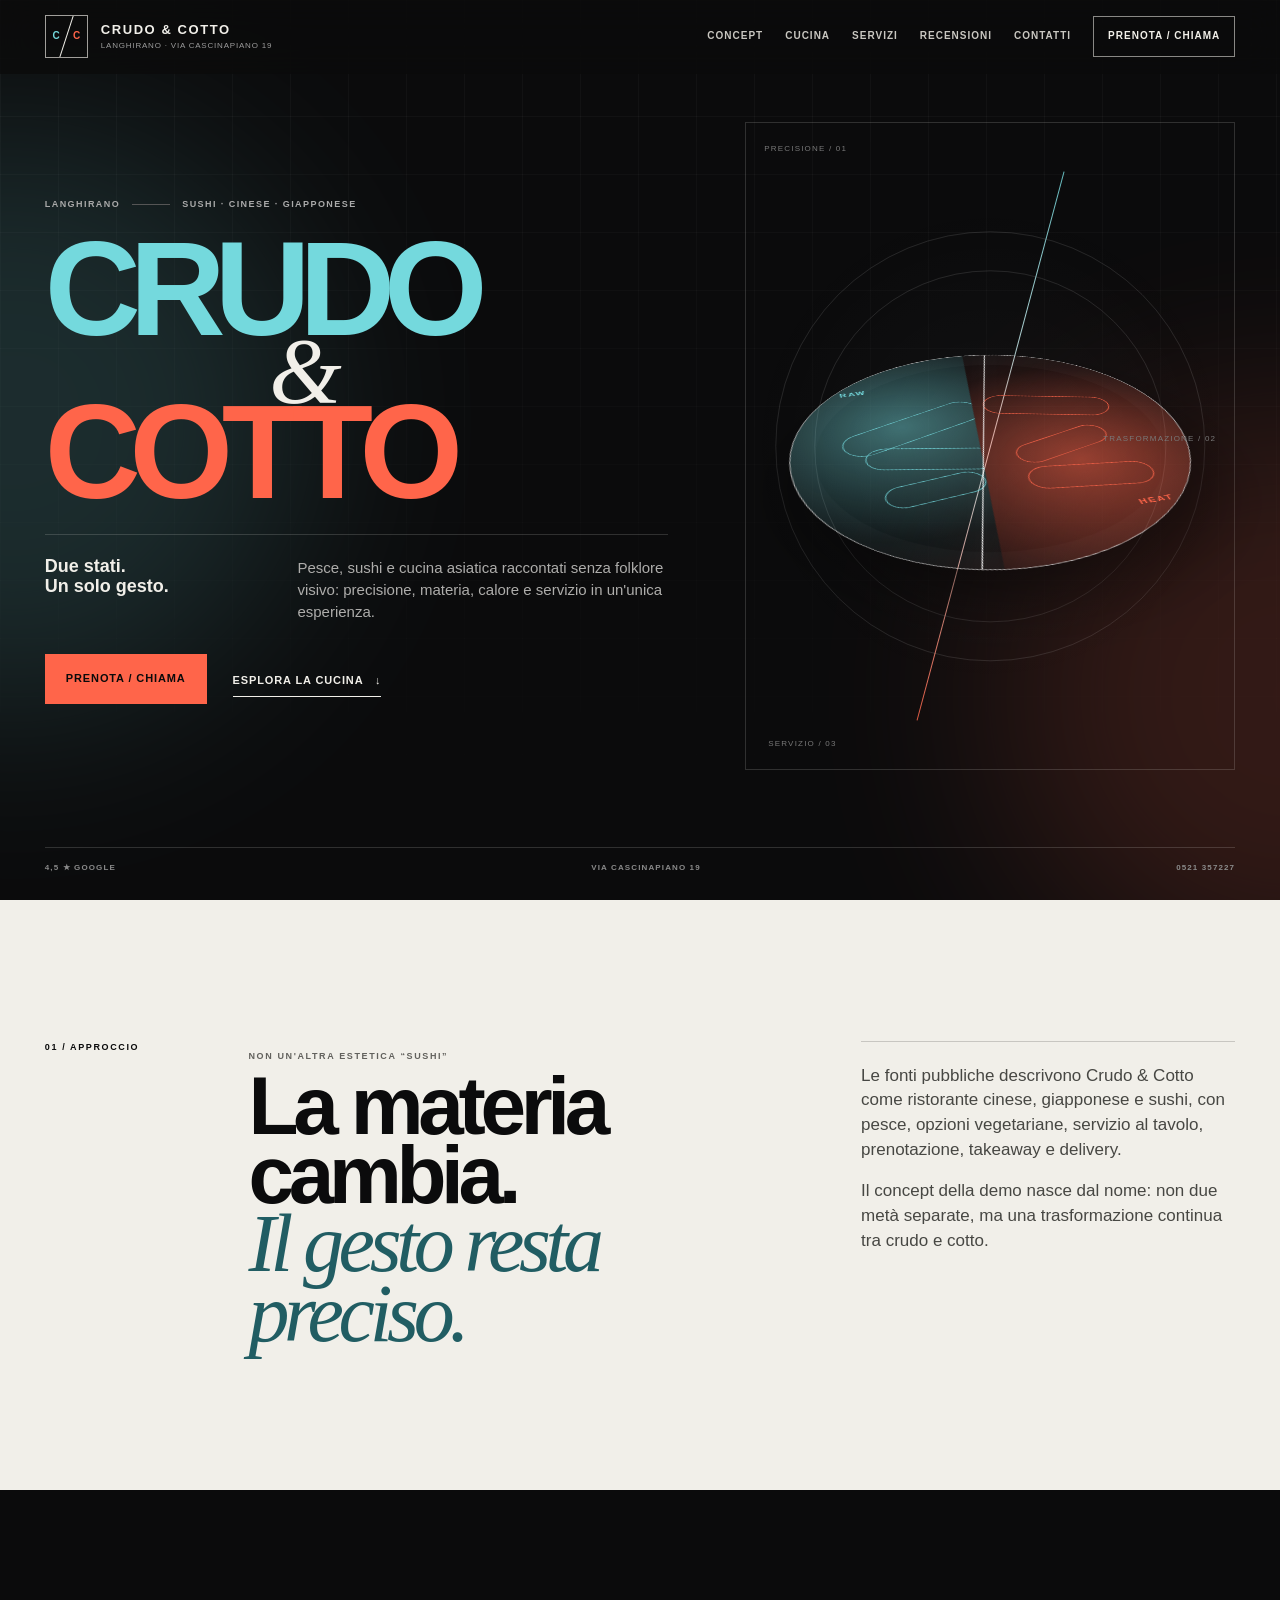
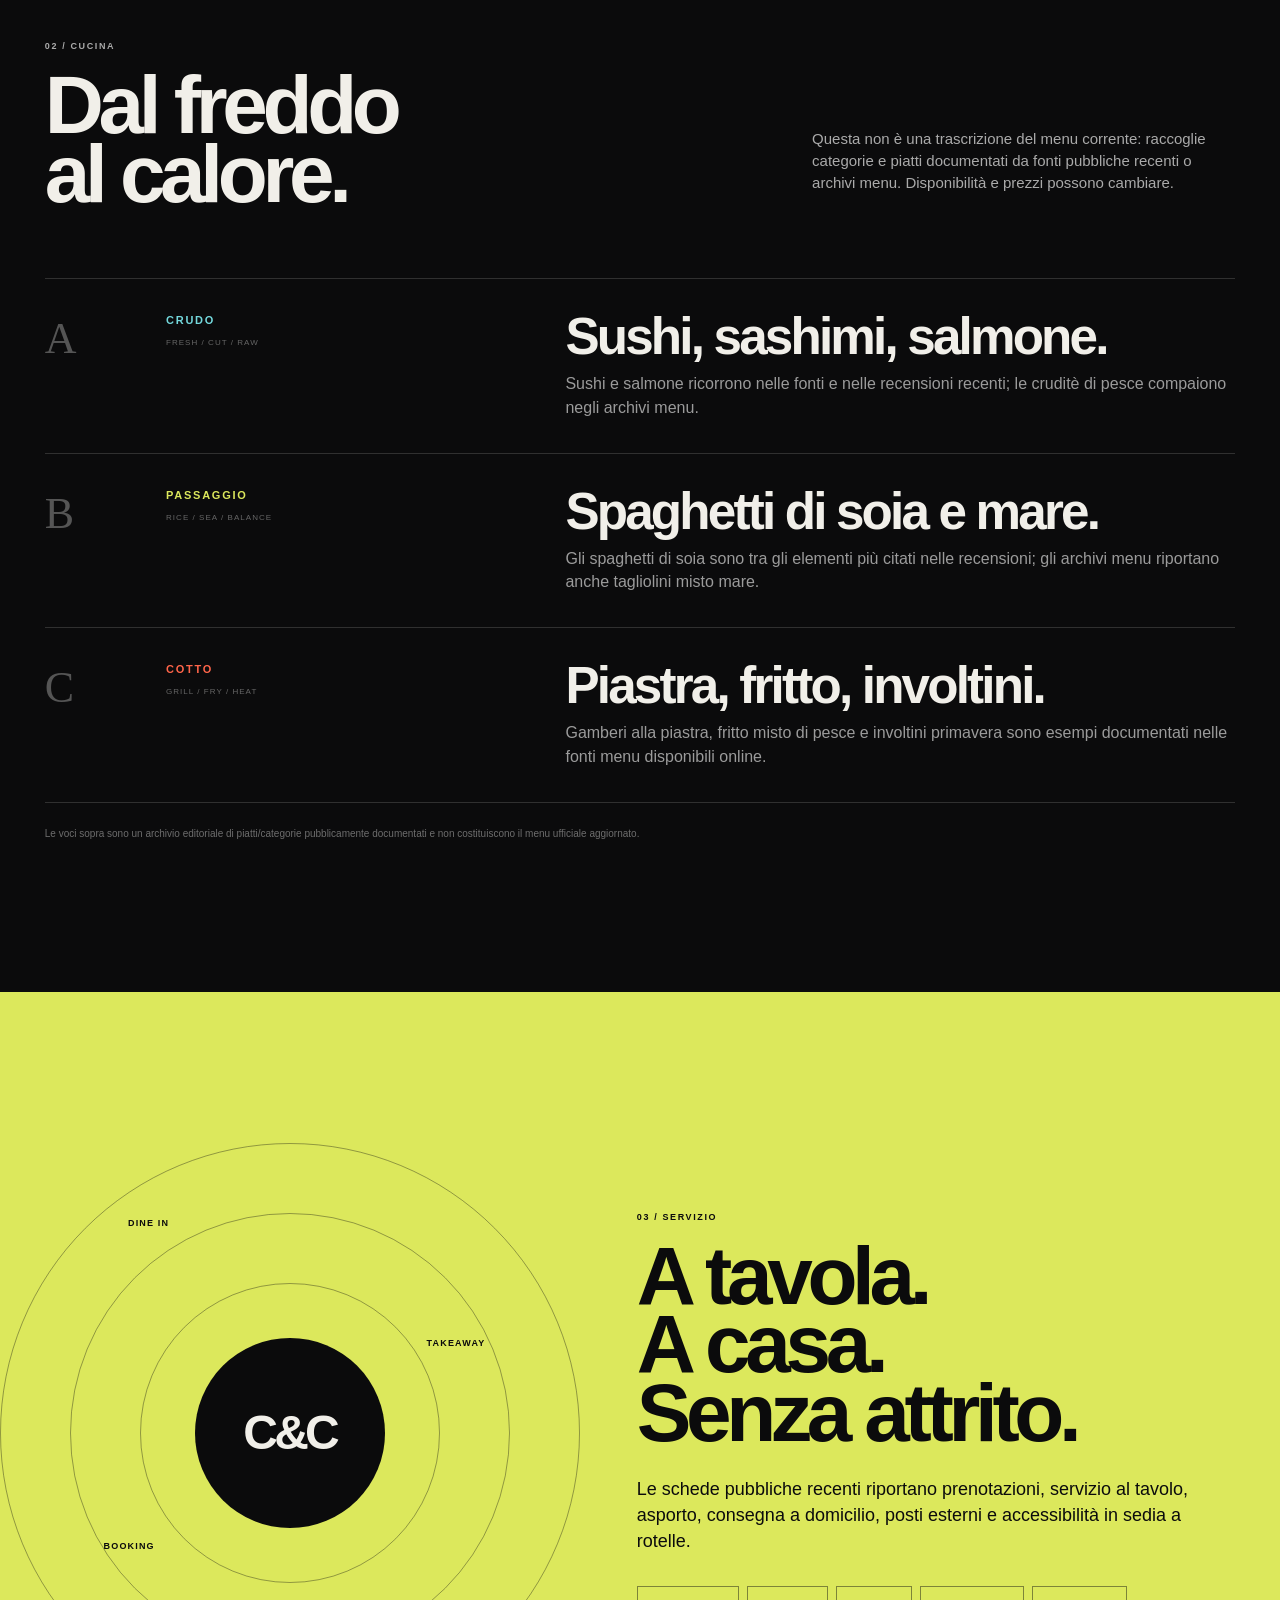
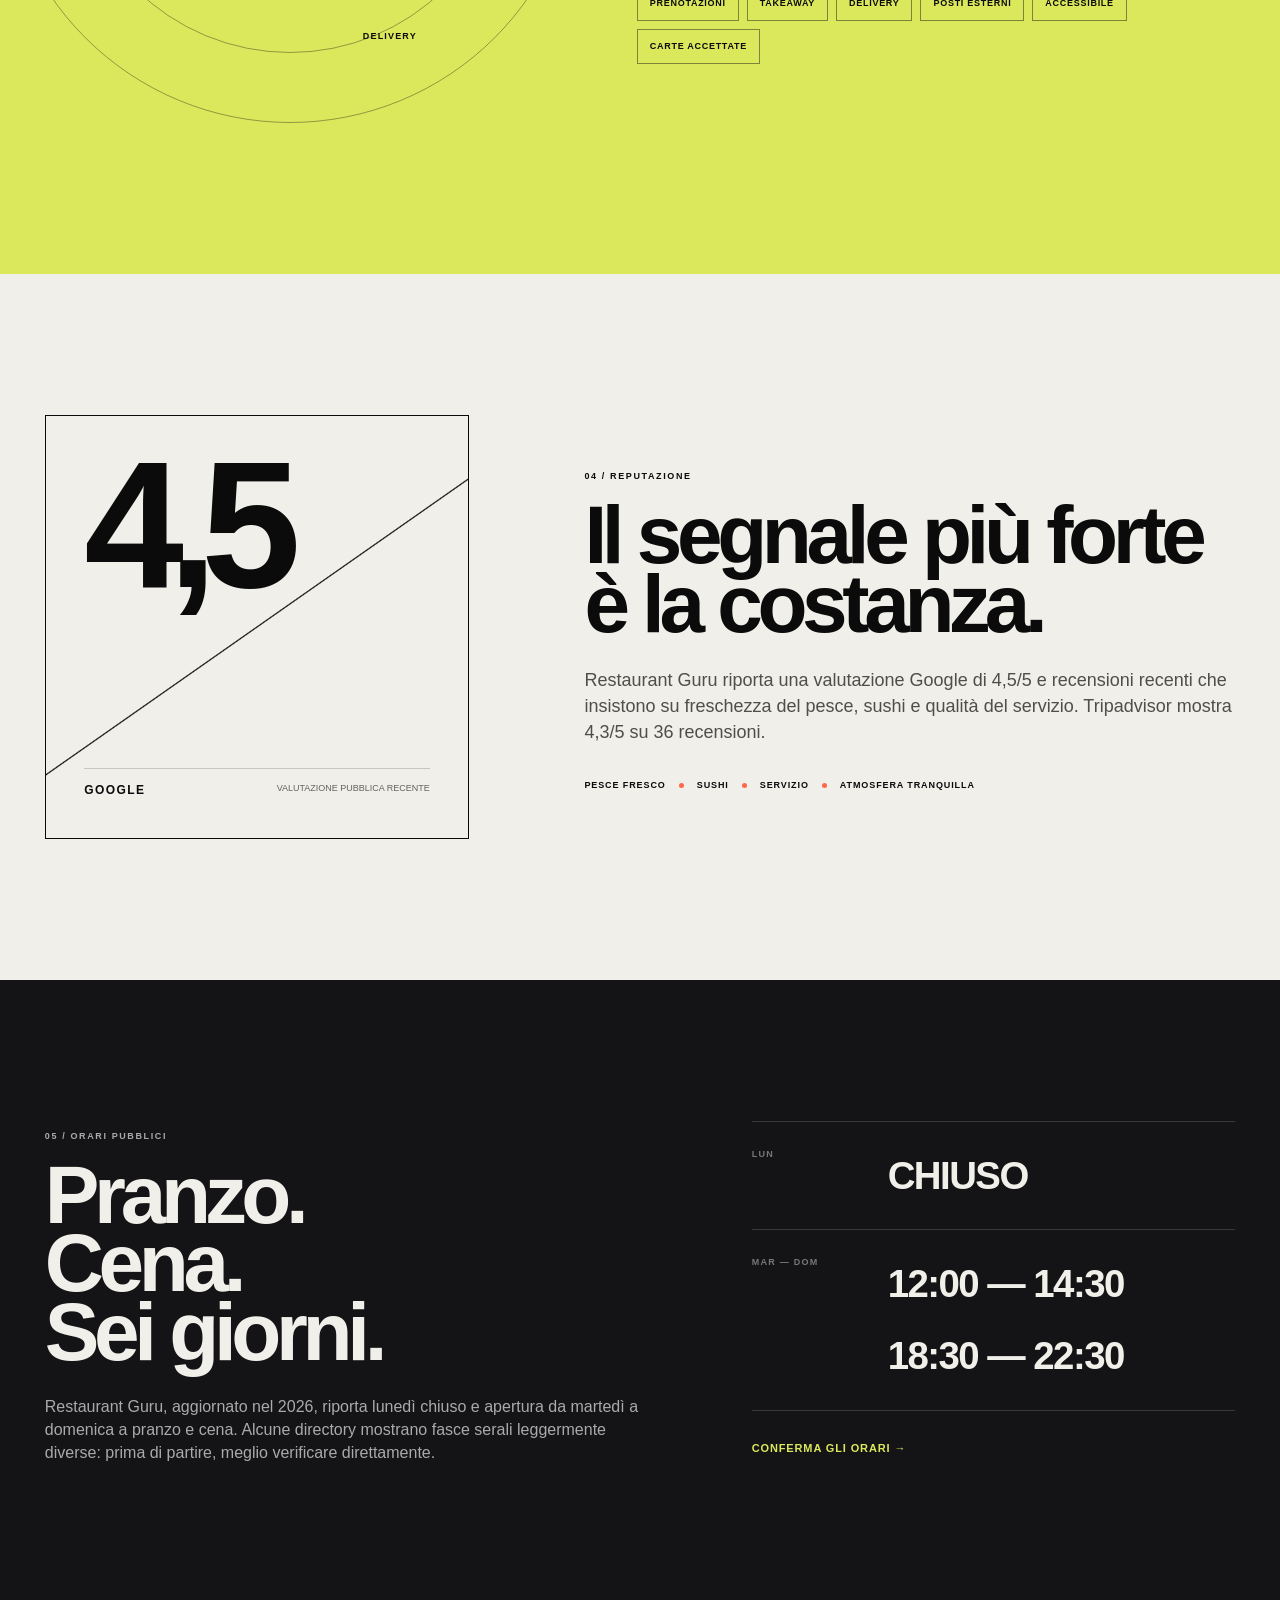
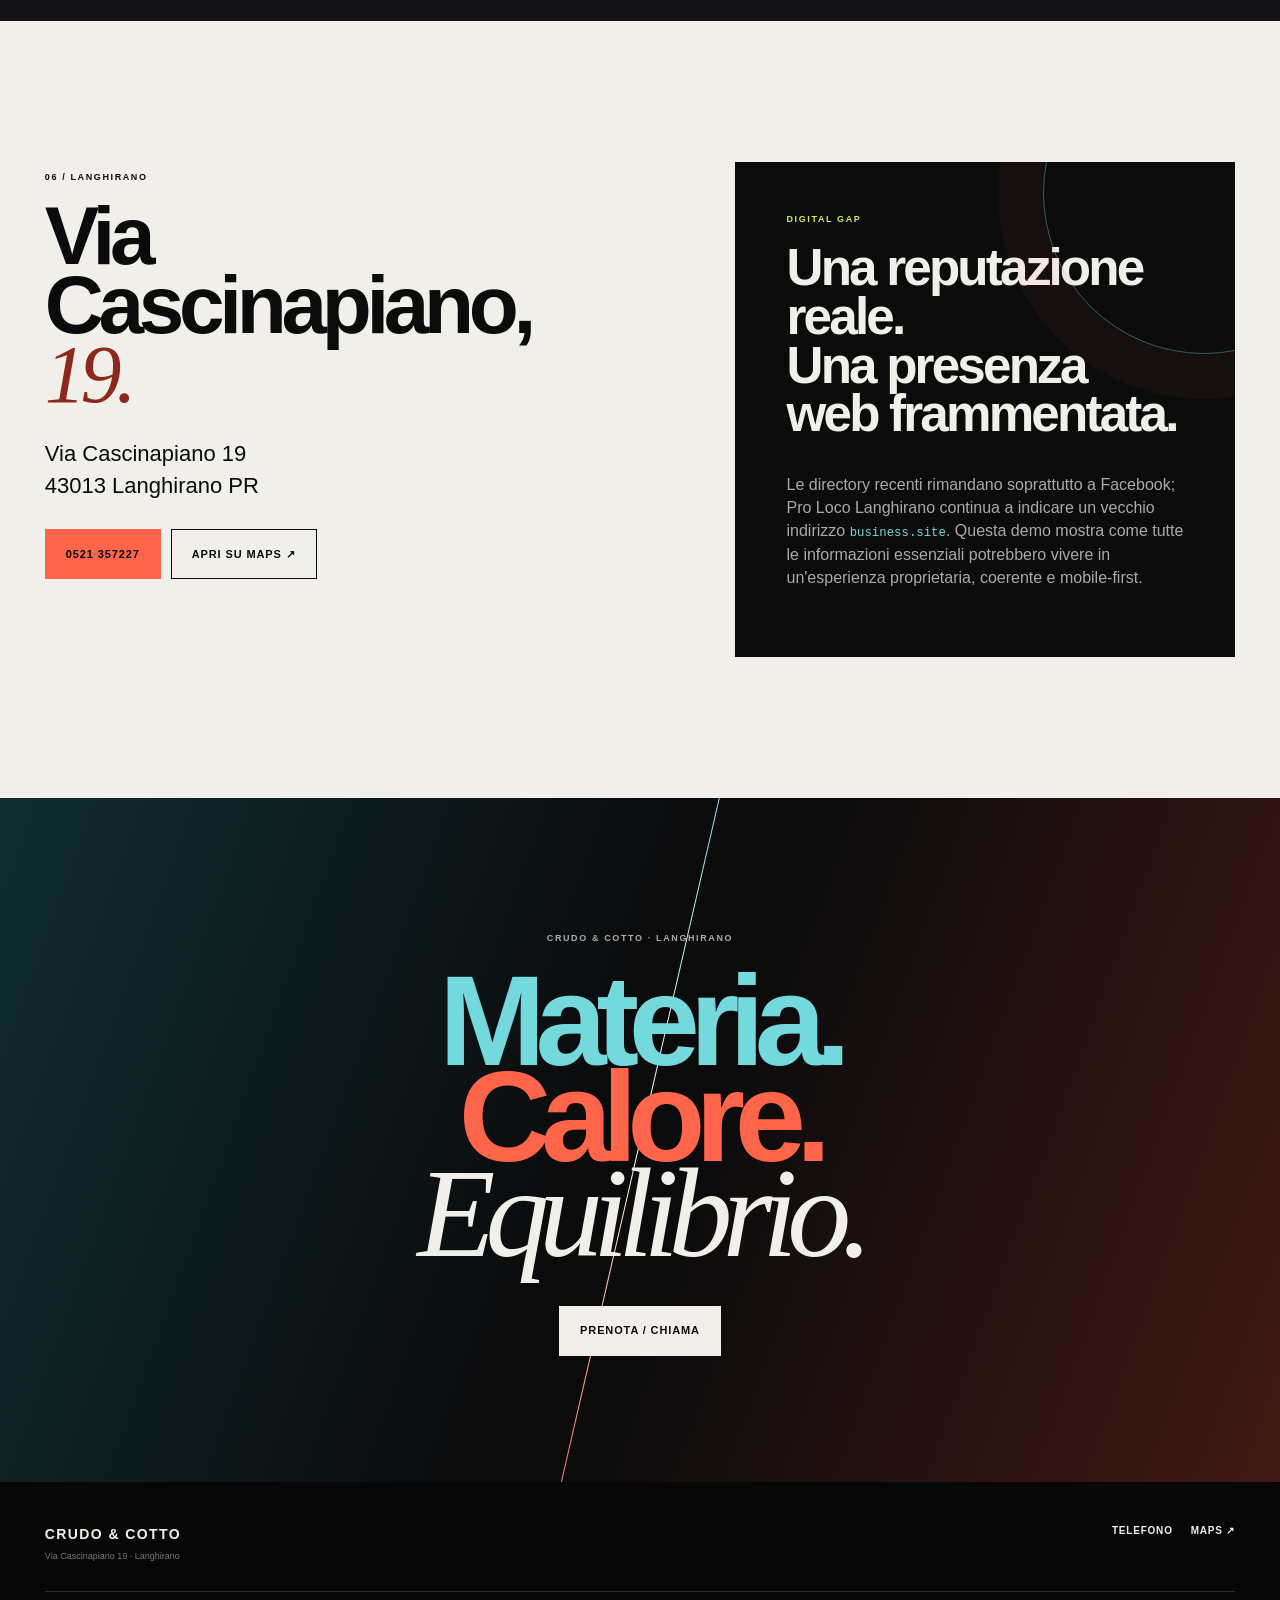
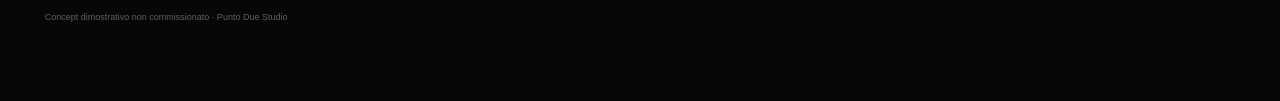
<file: index.html>
<!doctype html>
<html lang="it">
<head>
  <meta charset="utf-8">
  <meta name="viewport" content="width=device-width, initial-scale=1">
  <meta name="theme-color" content="#0b0b0c">
  <title>Crudo & Cotto — Sushi, cucina asiatica e pesce a Langhirano</title>
  <meta name="description" content="Concept demo per Ristorante Crudo & Cotto a Langhirano: sushi, cucina cinese e giapponese, pesce, cruditè, piatti alla piastra, takeaway e delivery.">
  <meta property="og:title" content="Crudo & Cotto — Langhirano">
  <meta property="og:description" content="Due stati. Un solo gesto. Concept demo per Crudo & Cotto, Langhirano.">
  <meta property="og:type" content="website">
  <meta property="og:locale" content="it_IT">
  <meta name="twitter:card" content="summary">
  <link rel="icon" href="assets/favicon.svg" type="image/svg+xml">
  <link rel="stylesheet" href="styles.css">
  <script type="application/ld+json">
  {
    "@context":"https://schema.org",
    "@type":"Restaurant",
    "name":"Ristorante Crudo & Cotto",
    "description":"Ristorante di cucina cinese, giapponese, sushi e fusion a Langhirano.",
    "telephone":"+39 0521 357227",
    "servesCuisine":["Cinese","Giapponese","Sushi","Asiatica","Fusion"],
    "priceRange":"€€-€€€",
    "address":{
      "@type":"PostalAddress",
      "streetAddress":"Via Cascinapiano 19",
      "postalCode":"43013",
      "addressLocality":"Langhirano",
      "addressRegion":"PR",
      "addressCountry":"IT"
    },
    "openingHoursSpecification":[
      {"@type":"OpeningHoursSpecification","dayOfWeek":["Tuesday","Wednesday","Thursday","Friday","Saturday","Sunday"],"opens":"12:00","closes":"14:30"},
      {"@type":"OpeningHoursSpecification","dayOfWeek":["Tuesday","Wednesday","Thursday","Friday","Saturday","Sunday"],"opens":"18:30","closes":"22:30"}
    ]
  }
  </script>
</head>
<body>
  <a class="skip-link" href="#main">Vai al contenuto</a>
  <div class="scroll-progress" aria-hidden="true"><span data-progress></span></div>

  <header class="site-header" data-header>
    <a class="brand" href="#top" aria-label="Crudo e Cotto, torna all'inizio">
      <span class="brand-mark" aria-hidden="true"><i></i><b>C</b><b>C</b></span>
      <span class="brand-copy"><strong>CRUDO &amp; COTTO</strong><small>Langhirano · Via Cascinapiano 19</small></span>
    </a>
    <button class="menu-toggle" type="button" data-menu-toggle aria-expanded="false" aria-controls="site-nav">
      <span class="sr-only">Apri menu</span><span></span><span></span>
    </button>
    <nav class="site-nav" id="site-nav" data-nav aria-label="Navigazione principale">
      <a href="#manifesto">Concept</a>
      <a href="#menu">Cucina</a>
      <a href="#servizi">Servizi</a>
      <a href="#reputazione">Recensioni</a>
      <a href="#visita">Contatti</a>
      <a class="nav-cta" href="tel:+390521357227">Prenota / Chiama</a>
    </nav>
  </header>

  <main id="main">
    <section class="hero" id="top" aria-labelledby="hero-title">
      <div class="hero-grid" aria-hidden="true"></div>
      <div class="thermal-glow thermal-glow-cold" data-cold></div>
      <div class="thermal-glow thermal-glow-hot" data-hot></div>

      <div class="hero-copy reveal">
        <p class="kicker"><span>LANGHIRANO</span><i></i><span>SUSHI · CINESE · GIAPPONESE</span></p>
        <h1 id="hero-title"><span>CRUDO</span><em>&amp;</em><span>COTTO</span></h1>
        <div class="hero-statement">
          <strong>Due stati.<br>Un solo gesto.</strong>
          <p>Pesce, sushi e cucina asiatica raccontati senza folklore visivo: precisione, materia, calore e servizio in un'unica esperienza.</p>
        </div>
        <div class="hero-actions">
          <a class="button button-hot magnetic" href="tel:+390521357227">Prenota / Chiama</a>
          <a class="text-link" href="#menu">Esplora la cucina <span>↓</span></a>
        </div>
      </div>

      <div class="thermal-stage reveal" data-stage aria-label="Interpretazione grafica del contrasto tra crudo e cotto">
        <div class="stage-axis" aria-hidden="true"></div>
        <div class="plate-orbit plate-orbit-a" aria-hidden="true"></div>
        <div class="plate-orbit plate-orbit-b" aria-hidden="true"></div>
        <div class="thermal-plate" data-plate aria-hidden="true">
          <div class="plate-cold"><span></span><span></span><span></span></div>
          <div class="plate-hot"><span></span><span></span><span></span></div>
          <div class="plate-cut"></div>
          <b class="plate-label label-cold">RAW</b>
          <b class="plate-label label-hot">HEAT</b>
        </div>
        <span class="stage-note note-a">precisione / 01</span>
        <span class="stage-note note-b">trasformazione / 02</span>
        <span class="stage-note note-c">servizio / 03</span>
      </div>

      <div class="hero-meta">
        <span>4,5 ★ Google</span>
        <span>Via Cascinapiano 19</span>
        <span>0521 357227</span>
      </div>
    </section>

    <section class="manifesto" id="manifesto" aria-labelledby="manifesto-title">
      <div class="section-code">01 / APPROCCIO</div>
      <div class="manifesto-copy reveal">
        <p class="eyebrow">NON UN'ALTRA ESTETICA “SUSHI”</p>
        <h2 id="manifesto-title">La materia cambia.<br><em>Il gesto resta preciso.</em></h2>
      </div>
      <div class="manifesto-text reveal">
        <p>Le fonti pubbliche descrivono Crudo &amp; Cotto come ristorante cinese, giapponese e sushi, con pesce, opzioni vegetariane, servizio al tavolo, prenotazione, takeaway e delivery.</p>
        <p>Il concept della demo nasce dal nome: non due metà separate, ma una trasformazione continua tra crudo e cotto.</p>
      </div>
    </section>

    <section class="menu-section" id="menu" aria-labelledby="menu-title">
      <div class="menu-head reveal">
        <div>
          <p class="section-code light">02 / CUCINA</p>
          <h2 id="menu-title">Dal freddo<br>al calore.</h2>
        </div>
        <p>Questa non è una trascrizione del menu corrente: raccoglie categorie e piatti documentati da fonti pubbliche recenti o archivi menu. Disponibilità e prezzi possono cambiare.</p>
      </div>

      <div class="state-ledger">
        <article class="state-row state-cold reveal">
          <div class="state-index">A</div>
          <div class="state-temp"><span>CRUDO</span><small>fresh / cut / raw</small></div>
          <div class="state-copy"><h3>Sushi, sashimi, salmone.</h3><p>Sushi e salmone ricorrono nelle fonti e nelle recensioni recenti; le cruditè di pesce compaiono negli archivi menu.</p></div>
        </article>
        <article class="state-row state-transition reveal">
          <div class="state-index">B</div>
          <div class="state-temp"><span>PASSAGGIO</span><small>rice / sea / balance</small></div>
          <div class="state-copy"><h3>Spaghetti di soia e mare.</h3><p>Gli spaghetti di soia sono tra gli elementi più citati nelle recensioni; gli archivi menu riportano anche tagliolini misto mare.</p></div>
        </article>
        <article class="state-row state-hot reveal">
          <div class="state-index">C</div>
          <div class="state-temp"><span>COTTO</span><small>grill / fry / heat</small></div>
          <div class="state-copy"><h3>Piastra, fritto, involtini.</h3><p>Gamberi alla piastra, fritto misto di pesce e involtini primavera sono esempi documentati nelle fonti menu disponibili online.</p></div>
        </article>
      </div>
      <p class="source-note reveal">Le voci sopra sono un archivio editoriale di piatti/categorie pubblicamente documentati e non costituiscono il menu ufficiale aggiornato.</p>
    </section>

    <section class="services" id="servizi" aria-labelledby="services-title">
      <div class="services-visual reveal" aria-hidden="true">
        <div class="service-core"><span>C&amp;C</span></div>
        <div class="service-ring ring-a"></div>
        <div class="service-ring ring-b"></div>
        <div class="service-ring ring-c"></div>
        <span class="service-label s1">DINE IN</span>
        <span class="service-label s2">TAKEAWAY</span>
        <span class="service-label s3">DELIVERY</span>
        <span class="service-label s4">BOOKING</span>
      </div>
      <div class="services-copy reveal">
        <p class="section-code">03 / SERVIZIO</p>
        <h2 id="services-title">A tavola.<br>A casa.<br>Senza attrito.</h2>
        <p>Le schede pubbliche recenti riportano prenotazioni, servizio al tavolo, asporto, consegna a domicilio, posti esterni e accessibilità in sedia a rotelle.</p>
        <div class="service-list" aria-label="Servizi pubblicamente riportati">
          <span>Prenotazioni</span><span>Takeaway</span><span>Delivery</span><span>Posti esterni</span><span>Accessibile</span><span>Carte accettate</span>
        </div>
      </div>
    </section>

    <section class="reputation" id="reputazione" aria-labelledby="reputation-title">
      <div class="rating-block reveal">
        <span class="rating-big">4,5</span>
        <div><strong>Google</strong><small>valutazione pubblica recente</small></div>
      </div>
      <div class="reputation-copy reveal">
        <p class="section-code">04 / REPUTAZIONE</p>
        <h2 id="reputation-title">Il segnale più forte<br>è la costanza.</h2>
        <p>Restaurant Guru riporta una valutazione Google di 4,5/5 e recensioni recenti che insistono su freschezza del pesce, sushi e qualità del servizio. Tripadvisor mostra 4,3/5 su 36 recensioni.</p>
        <div class="quote-strip">
          <span>pesce fresco</span><i></i><span>sushi</span><i></i><span>servizio</span><i></i><span>atmosfera tranquilla</span>
        </div>
      </div>
    </section>

    <section class="hours" aria-labelledby="hours-title">
      <div class="hours-copy reveal">
        <p class="section-code light">05 / ORARI PUBBLICI</p>
        <h2 id="hours-title">Pranzo.<br>Cena.<br>Sei giorni.</h2>
        <p>Restaurant Guru, aggiornato nel 2026, riporta lunedì chiuso e apertura da martedì a domenica a pranzo e cena. Alcune directory mostrano fasce serali leggermente diverse: prima di partire, meglio verificare direttamente.</p>
      </div>
      <div class="hours-ledger reveal">
        <div><span>LUN</span><strong>CHIUSO</strong></div>
        <div><span>MAR — DOM</span><strong>12:00 — 14:30</strong><strong>18:30 — 22:30</strong></div>
        <a href="tel:+390521357227">Conferma gli orari →</a>
      </div>
    </section>

    <section class="visit" id="visita" aria-labelledby="visit-title">
      <div class="visit-copy reveal">
        <p class="section-code">06 / LANGHIRANO</p>
        <h2 id="visit-title">Via Cascinapiano,<br><em>19.</em></h2>
        <address>Via Cascinapiano 19<br>43013 Langhirano PR</address>
        <div class="visit-actions">
          <a class="button button-hot magnetic" href="tel:+390521357227">0521 357227</a>
          <a class="button button-line" href="https://www.google.com/maps/search/?api=1&query=Ristorante+Crudo+%26+Cotto+Via+Cascinapiano+19+Langhirano" target="_blank" rel="noopener noreferrer">Apri su Maps ↗</a>
        </div>
      </div>
      <div class="visit-panel reveal">
        <span class="panel-kicker">DIGITAL GAP</span>
        <strong>Una reputazione reale.<br>Una presenza web frammentata.</strong>
        <p>Le directory recenti rimandano soprattutto a Facebook; Pro Loco Langhirano continua a indicare un vecchio indirizzo <code>business.site</code>. Questa demo mostra come tutte le informazioni essenziali potrebbero vivere in un'esperienza proprietaria, coerente e mobile-first.</p>
      </div>
    </section>

    <section class="closing" aria-labelledby="closing-title">
      <div class="closing-axis" aria-hidden="true"></div>
      <div class="closing-copy reveal">
        <p>CRUDO &amp; COTTO · LANGHIRANO</p>
        <h2 id="closing-title"><span>Materia.</span><span>Calore.</span><em>Equilibrio.</em></h2>
        <a class="button button-light" href="tel:+390521357227">Prenota / Chiama</a>
      </div>
    </section>
  </main>

  <footer class="site-footer">
    <div><strong>CRUDO &amp; COTTO</strong><span>Via Cascinapiano 19 · Langhirano</span></div>
    <div class="footer-links"><a href="tel:+390521357227">Telefono</a><a href="https://www.google.com/maps/search/?api=1&query=Ristorante+Crudo+%26+Cotto+Via+Cascinapiano+19+Langhirano" target="_blank" rel="noopener noreferrer">Maps ↗</a></div>
    <p>Concept dimostrativo non commissionato · Punto Due Studio</p>
  </footer>

  <nav class="mobile-dock" aria-label="Azioni rapide">
    <a href="tel:+390521357227">Chiama</a>
    <a href="#menu">Cucina</a>
    <a href="https://www.google.com/maps/search/?api=1&query=Ristorante+Crudo+%26+Cotto+Via+Cascinapiano+19+Langhirano" target="_blank" rel="noopener noreferrer">Maps</a>
  </nav>

  <script src="script.js" defer></script>
</body>
</html>
</file>
<file: styles.css>
:root{
  --ink:#0b0b0c;
  --ink-2:#141416;
  --paper:#f1efe9;
  --paper-2:#ddd9d0;
  --cold:#74d9dd;
  --cold-deep:#215d63;
  --hot:#ff654a;
  --hot-deep:#8c281c;
  --acid:#dce85c;
  --line:rgba(241,239,233,.16);
  --line-dark:rgba(11,11,12,.18);
  --header-h:74px;
}
*{box-sizing:border-box}
html{scroll-behavior:smooth;background:var(--ink)}
body{margin:0;background:var(--ink);color:var(--paper);font-family:Arial,Helvetica,sans-serif;line-height:1.45;overflow-x:hidden}
a{color:inherit;text-decoration:none}
button{font:inherit}
img,svg{display:block;max-width:100%}
::selection{background:var(--hot);color:#fff}
.sr-only{position:absolute!important;width:1px;height:1px;padding:0;margin:-1px;overflow:hidden;clip:rect(0,0,0,0);white-space:nowrap;border:0}
.skip-link{position:fixed;left:16px;top:-100px;z-index:5000;background:var(--paper);color:var(--ink);padding:12px 16px}.skip-link:focus{top:16px}
:focus-visible{outline:3px solid var(--acid);outline-offset:4px}
[id]{scroll-margin-top:calc(var(--header-h) + 18px)}
.scroll-progress{position:fixed;z-index:1500;left:0;right:0;top:0;height:2px;background:transparent}.scroll-progress span{display:block;width:100%;height:100%;background:linear-gradient(90deg,var(--cold),var(--hot));transform:scaleX(0);transform-origin:left}
.site-header{position:fixed;z-index:1200;inset:0 0 auto;height:var(--header-h);padding:0 clamp(16px,3.5vw,54px);display:flex;align-items:center;justify-content:space-between;background:rgba(11,11,12,.74);backdrop-filter:blur(18px);border-bottom:1px solid transparent;transition:border-color .25s,background .25s}.site-header.is-scrolled{border-color:var(--line);background:rgba(11,11,12,.94)}
.brand{display:flex;align-items:center;gap:13px;min-width:0}.brand-mark{width:43px;height:43px;border:1px solid rgba(241,239,233,.65);position:relative;display:grid;grid-template-columns:1fr 1fr;overflow:hidden}.brand-mark i{position:absolute;left:50%;top:-10%;width:1px;height:120%;background:var(--paper);transform:rotate(18deg)}.brand-mark b{font-size:10px;display:grid;place-items:center}.brand-mark b:first-of-type{color:var(--cold)}.brand-mark b:last-of-type{color:var(--hot)}.brand-copy{display:flex;flex-direction:column;line-height:1}.brand-copy strong{font-size:13px;letter-spacing:.12em}.brand-copy small{font-size:8px;color:#9d9d9d;text-transform:uppercase;letter-spacing:.1em;margin-top:6px}
.site-nav{display:flex;align-items:center;gap:22px;font-size:10px;text-transform:uppercase;letter-spacing:.1em;font-weight:800}.site-nav a:not(.nav-cta){color:#c9c7c1}.site-nav a:not(.nav-cta):hover{color:#fff}.nav-cta{border:1px solid rgba(241,239,233,.55);padding:12px 14px;transition:.2s}.nav-cta:hover{background:var(--paper);color:var(--ink)}
.menu-toggle{display:none;background:none;border:0;color:inherit;padding:10px;cursor:pointer}.menu-toggle span:not(.sr-only){display:block;width:27px;height:1px;background:var(--paper);margin:7px 0;transition:.2s}
.button{min-height:50px;padding:14px 20px;border:1px solid transparent;display:inline-flex;align-items:center;justify-content:center;font-size:11px;text-transform:uppercase;letter-spacing:.08em;font-weight:900;transition:transform .2s,background .2s,color .2s,border-color .2s}.button:hover{transform:translateY(-2px)}.button-hot{background:var(--hot);color:#0a0a0b}.button-line{border-color:rgba(241,239,233,.55)}.button-light{background:var(--paper);color:var(--ink)}
.section-code,.eyebrow{font-size:9px;letter-spacing:.18em;text-transform:uppercase;font-weight:900}.section-code.light{color:#aaa}.eyebrow{color:#62615d}.text-link{font-size:11px;text-transform:uppercase;letter-spacing:.08em;font-weight:900;border-bottom:1px solid currentColor;padding:12px 0 7px}.text-link span{display:inline-block;margin-left:8px;transition:transform .2s}.text-link:hover span{transform:translateY(3px)}
.hero{min-height:100svh;position:relative;overflow:hidden;padding:calc(var(--header-h) + 48px) clamp(16px,3.5vw,54px) 26px;display:grid;grid-template-columns:minmax(0,1.12fr) minmax(420px,.88fr);gap:clamp(34px,6vw,96px);align-items:center;background:var(--ink)}
.hero-grid{position:absolute;inset:0;background-image:linear-gradient(rgba(255,255,255,.035) 1px,transparent 1px),linear-gradient(90deg,rgba(255,255,255,.035) 1px,transparent 1px);background-size:58px 58px;mask-image:linear-gradient(to bottom,#000 0%,transparent 95%)}
.thermal-glow{position:absolute;width:46vw;height:46vw;border-radius:50%;filter:blur(100px);opacity:.16;pointer-events:none;transition:transform .25s ease-out}.thermal-glow-cold{background:var(--cold);left:-22vw;top:14vh}.thermal-glow-hot{background:var(--hot);right:-24vw;bottom:-10vh}.hero-copy,.thermal-stage,.hero-meta{position:relative;z-index:2}.kicker{display:flex;align-items:center;gap:12px;color:#aaa;font-size:9px;letter-spacing:.16em;font-weight:900}.kicker i{width:38px;height:1px;background:#555}.hero h1{margin:30px 0 0;font-size:clamp(76px,10.4vw,175px);line-height:.72;letter-spacing:-.085em;font-weight:900;text-transform:uppercase}.hero h1 span{display:block}.hero h1 span:first-child{color:var(--cold)}.hero h1 span:last-child{color:var(--hot)}.hero h1 em{display:block;font-family:Georgia,serif;font-weight:400;font-size:.7em;line-height:.72;margin-left:36%;color:var(--paper)}
.hero-statement{display:grid;grid-template-columns:minmax(150px,.6fr) 1fr;gap:30px;max-width:760px;margin-top:35px;border-top:1px solid var(--line);padding-top:22px}.hero-statement strong{font-size:18px;line-height:1.1}.hero-statement p{margin:0;color:#aeadab;font-size:15px;max-width:470px}.hero-actions{display:flex;align-items:center;gap:26px;flex-wrap:wrap;margin-top:31px}
.thermal-stage{height:min(72vh,700px);min-height:560px;border:1px solid var(--line);perspective:1100px;isolation:isolate;background:radial-gradient(circle at 50% 50%,rgba(255,255,255,.03),transparent 60%)}.stage-axis{position:absolute;left:50%;top:6%;height:88%;width:1px;background:linear-gradient(var(--cold),#fff,var(--hot));transform:rotate(15deg);opacity:.85}.thermal-plate{position:absolute;width:min(31vw,430px);aspect-ratio:1;left:50%;top:50%;transform:translate(-50%,-50%) rotateX(58deg) rotateZ(-15deg);transform-style:preserve-3d;border-radius:50%;border:1px solid rgba(255,255,255,.7);box-shadow:0 45px 80px rgba(0,0,0,.45),inset 0 0 0 24px rgba(255,255,255,.025);overflow:hidden;transition:transform .18s ease-out}.plate-cold,.plate-hot{position:absolute;inset:0;overflow:hidden}.plate-cold{clip-path:polygon(0 0,55% 0,40% 100%,0 100%);background:radial-gradient(circle at 30% 35%,rgba(116,217,221,.48),rgba(33,93,99,.12) 52%,transparent 70%)}.plate-hot{clip-path:polygon(55% 0,100% 0,100% 100%,40% 100%);background:radial-gradient(circle at 70% 62%,rgba(255,101,74,.54),rgba(140,40,28,.12) 52%,transparent 72%)}.plate-cold span,.plate-hot span{position:absolute;border-radius:999px;border:1px solid currentColor;opacity:.85}.plate-cold{color:var(--cold)}.plate-hot{color:var(--hot)}.plate-cold span:nth-child(1){width:40%;height:11%;left:13%;top:31%;transform:rotate(-20deg)}.plate-cold span:nth-child(2){width:33%;height:10%;left:18%;top:47%;transform:rotate(14deg)}.plate-cold span:nth-child(3){width:25%;height:9%;left:20%;top:61%;transform:rotate(-8deg)}.plate-hot span:nth-child(1){width:34%;height:10%;right:13%;top:29%;transform:rotate(17deg)}.plate-hot span:nth-child(2){width:26%;height:9%;right:19%;top:49%;transform:rotate(-17deg)}.plate-hot span:nth-child(3){width:31%;height:10%;right:14%;top:64%;transform:rotate(9deg)}.plate-cut{position:absolute;left:48%;top:-10%;width:1px;height:120%;background:#fff;transform:rotate(15deg);box-shadow:0 0 24px rgba(255,255,255,.35)}.plate-label{position:absolute;font-size:10px;letter-spacing:.18em}.label-cold{left:17%;top:13%;color:var(--cold)}.label-hot{right:14%;bottom:15%;color:var(--hot)}.plate-orbit{position:absolute;left:50%;top:50%;border:1px solid rgba(255,255,255,.11);border-radius:50%;transform:translate(-50%,-50%)}.plate-orbit-a{width:72%;aspect-ratio:1}.plate-orbit-b{width:88%;aspect-ratio:1}.stage-note{position:absolute;font-size:8px;text-transform:uppercase;letter-spacing:.15em;color:#787878}.note-a{left:18px;top:20px}.note-b{right:18px;top:48%}.note-c{left:22px;bottom:20px}.hero-meta{grid-column:1/-1;border-top:1px solid var(--line);padding-top:14px;display:flex;justify-content:space-between;gap:20px;font-size:8px;letter-spacing:.14em;text-transform:uppercase;color:#8a8a8a;font-weight:900}
.manifesto{background:var(--paper);color:var(--ink);padding:clamp(90px,11vw,170px) clamp(16px,3.5vw,54px);display:grid;grid-template-columns:.28fr 1.1fr .75fr;gap:clamp(28px,5vw,80px);align-items:start}.manifesto h2,.menu-head h2,.services h2,.reputation h2,.hours h2,.visit h2{font-size:clamp(52px,6.4vw,100px);line-height:.84;letter-spacing:-.065em;margin:0;font-weight:900}.manifesto h2 em{font-family:Georgia,serif;font-weight:400;color:var(--cold-deep)}.manifesto-text{font-size:17px;color:#474743;border-top:1px solid var(--line-dark);padding-top:22px}.manifesto-text p:first-child{margin-top:0}
.menu-section{padding:clamp(92px,11vw,170px) clamp(16px,3.5vw,54px);background:var(--ink)}.menu-head{display:grid;grid-template-columns:1.1fr .7fr;gap:clamp(40px,8vw,130px);align-items:end;margin-bottom:70px}.menu-head h2{color:var(--paper);margin-top:18px}.menu-head>p{color:#aaa;font-size:15px;max-width:520px}.state-ledger{border-top:1px solid var(--line)}.state-row{display:grid;grid-template-columns:70px .52fr 1fr;gap:clamp(20px,4vw,65px);padding:34px 0;border-bottom:1px solid var(--line);align-items:start;position:relative;overflow:hidden}.state-row::before{content:"";position:absolute;inset:0;opacity:0;transition:opacity .25s;pointer-events:none}.state-row:hover::before{opacity:1}.state-cold::before{background:linear-gradient(90deg,rgba(116,217,221,.08),transparent 65%)}.state-hot::before{background:linear-gradient(90deg,rgba(255,101,74,.08),transparent 65%)}.state-transition::before{background:linear-gradient(90deg,rgba(220,232,92,.06),transparent 65%)}.state-index{font:400 44px Georgia,serif;color:#555}.state-temp{display:flex;flex-direction:column}.state-temp span{font-size:11px;font-weight:900;letter-spacing:.16em}.state-cold .state-temp span{color:var(--cold)}.state-hot .state-temp span{color:var(--hot)}.state-transition .state-temp span{color:var(--acid)}.state-temp small{margin-top:8px;color:#666;font-size:8px;text-transform:uppercase;letter-spacing:.13em}.state-copy h3{font-size:clamp(30px,4vw,58px);letter-spacing:-.055em;line-height:.94;margin:0 0 11px}.state-copy p{margin:0;color:#9b9b9b;max-width:680px}.source-note{color:#6d6d6d;font-size:10px;max-width:850px;margin-top:24px}
.services{background:var(--acid);color:var(--ink);padding:clamp(90px,11vw,160px) clamp(16px,3.5vw,54px);display:grid;grid-template-columns:.9fr 1.1fr;gap:clamp(45px,8vw,130px);align-items:center;overflow:hidden}.services-visual{min-height:600px;position:relative;display:grid;place-items:center}.service-core{width:190px;aspect-ratio:1;border-radius:50%;background:var(--ink);color:var(--paper);display:grid;place-items:center;z-index:2}.service-core span{font-size:48px;font-weight:900;letter-spacing:-.08em}.service-ring{position:absolute;border:1px solid rgba(11,11,12,.36);border-radius:50%}.ring-a{width:300px;aspect-ratio:1}.ring-b{width:440px;aspect-ratio:1}.ring-c{width:580px;aspect-ratio:1}.service-label{position:absolute;font-size:9px;font-weight:900;letter-spacing:.13em}.s1{top:14%;left:17%}.s2{right:10%;top:34%}.s3{bottom:15%;right:24%}.s4{left:12%;bottom:30%}.services h2{margin:18px 0 28px}.services-copy>p:not(.section-code){font-size:18px;max-width:650px}.service-list{display:flex;flex-wrap:wrap;gap:8px;margin-top:32px}.service-list span{border:1px solid rgba(11,11,12,.45);padding:10px 12px;font-size:9px;text-transform:uppercase;font-weight:900;letter-spacing:.08em}
.reputation{background:var(--paper);color:var(--ink);padding:clamp(90px,11vw,160px) clamp(16px,3.5vw,54px);display:grid;grid-template-columns:.75fr 1.15fr;gap:clamp(45px,9vw,150px);align-items:center}.rating-block{border:1px solid var(--ink);aspect-ratio:1;max-width:520px;width:100%;display:flex;flex-direction:column;justify-content:space-between;padding:clamp(24px,3vw,46px);background:linear-gradient(145deg,transparent 49.8%,var(--ink) 50%,transparent 50.2%)}.rating-big{font-size:clamp(110px,14vw,210px);line-height:.8;font-weight:900;letter-spacing:-.09em}.rating-block div{display:flex;justify-content:space-between;gap:18px;border-top:1px solid var(--line-dark);padding-top:13px}.rating-block strong{font-size:12px;text-transform:uppercase;letter-spacing:.12em}.rating-block small{font-size:9px;color:#64645f;text-transform:uppercase}.reputation h2{margin:18px 0 28px}.reputation-copy>p:not(.section-code){font-size:18px;max-width:700px;color:#4e4e4a}.quote-strip{margin-top:34px;display:flex;flex-wrap:wrap;align-items:center;gap:13px;font-size:9px;text-transform:uppercase;letter-spacing:.1em;font-weight:900}.quote-strip i{width:5px;height:5px;background:var(--hot);border-radius:50%}
.hours{padding:clamp(90px,11vw,160px) clamp(16px,3.5vw,54px);display:grid;grid-template-columns:1fr .8fr;gap:clamp(44px,8vw,125px);background:var(--ink-2)}.hours h2{margin:18px 0 28px}.hours-copy>p:not(.section-code){color:#aaa;max-width:650px;font-size:16px}.hours-ledger{border-top:1px solid var(--line)}.hours-ledger div{padding:26px 0;border-bottom:1px solid var(--line);display:grid;grid-template-columns:120px 1fr;gap:16px}.hours-ledger span{font-size:9px;letter-spacing:.14em;font-weight:900;color:#777}.hours-ledger strong{font-size:clamp(22px,3vw,42px);letter-spacing:-.04em}.hours-ledger strong+strong{grid-column:2}.hours-ledger a{display:inline-flex;align-items:center;min-height:44px;margin-top:16px;color:var(--acid);font-size:11px;text-transform:uppercase;letter-spacing:.08em;font-weight:900}
.visit{background:var(--paper);color:var(--ink);padding:clamp(90px,11vw,160px) clamp(16px,3.5vw,54px);display:grid;grid-template-columns:1fr .85fr;gap:clamp(45px,8vw,120px)}.visit h2{margin:18px 0 25px}.visit h2 em{font-family:Georgia,serif;font-weight:400;color:var(--hot-deep)}.visit address{font-style:normal;font-size:22px;margin:28px 0}.visit-actions{display:flex;gap:10px;flex-wrap:wrap}.visit .button-line{border-color:var(--ink)}.visit-panel{background:var(--ink);color:var(--paper);padding:clamp(28px,4vw,54px);min-height:420px;display:flex;flex-direction:column;justify-content:flex-end;position:relative;overflow:hidden}.visit-panel::before{content:"";position:absolute;width:320px;height:320px;border-radius:50%;border:1px solid rgba(116,217,221,.4);right:-130px;top:-130px;box-shadow:0 0 0 45px rgba(255,101,74,.05)}.panel-kicker{font-size:9px;letter-spacing:.18em;color:var(--acid);font-weight:900}.visit-panel strong{font-size:clamp(30px,4vw,56px);line-height:.95;letter-spacing:-.055em;margin:18px 0}.visit-panel p{color:#aaa;max-width:610px}.visit-panel code{color:var(--cold);font-size:.95em}
.closing{min-height:76vh;display:grid;place-items:center;position:relative;overflow:hidden;background:linear-gradient(110deg,#102d31 0%,var(--ink) 46%,var(--ink) 54%,#421914 100%);padding:90px 16px}.closing-axis{position:absolute;top:-10%;bottom:-10%;left:50%;width:1px;background:linear-gradient(var(--cold),#fff,var(--hot));transform:rotate(13deg)}.closing-copy{text-align:center;position:relative;z-index:2}.closing-copy>p{font-size:9px;letter-spacing:.18em;color:#aaa;font-weight:900}.closing h2{font-size:clamp(74px,10vw,160px);line-height:.75;letter-spacing:-.08em;margin:28px 0 45px}.closing h2 span,.closing h2 em{display:block}.closing h2 span:first-child{color:var(--cold)}.closing h2 span:nth-child(2){color:var(--hot)}.closing h2 em{font-family:Georgia,serif;font-weight:400;color:var(--paper)}
.site-footer{padding:42px clamp(16px,3.5vw,54px) 78px;background:#070708;display:grid;grid-template-columns:1fr auto;gap:28px}.site-footer>div:first-child{display:flex;flex-direction:column}.site-footer strong{font-size:14px;letter-spacing:.1em}.site-footer span{color:#777;font-size:9px;margin-top:6px}.footer-links{display:flex;gap:18px;font-size:10px;text-transform:uppercase;letter-spacing:.08em;font-weight:900}.site-footer>p{grid-column:1/-1;border-top:1px solid var(--line);padding-top:19px;margin:0;color:#5f5f5f;font-size:9px}.mobile-dock{display:none}
.reveal{opacity:1;transform:none}.motion-ready .reveal{opacity:0;transform:translateY(24px);transition:opacity .72s ease,transform .72s cubic-bezier(.2,.7,.2,1)}.motion-ready .reveal.is-visible{opacity:1;transform:none}
@media (max-width:1100px){.hero{grid-template-columns:1fr;min-height:auto;padding-top:calc(var(--header-h) + 72px)}.thermal-stage{max-width:800px;width:100%;height:610px;margin-inline:auto}.thermal-plate{width:min(55vw,430px)}.manifesto{grid-template-columns:.24fr 1fr}.manifesto-text{grid-column:2}.services,.reputation,.hours,.visit{grid-template-columns:1fr}.services-visual{min-height:540px}.rating-block{max-width:620px;aspect-ratio:1.2}.visit-panel{min-height:360px}}
@media (max-width:900px){:root{--header-h:68px}.site-nav{position:fixed;inset:var(--header-h) 0 auto;background:#0b0b0cf5;border-bottom:1px solid var(--line);display:grid;gap:0;padding:16px;transform:translateY(-135%);opacity:0;pointer-events:none;transition:.25s}.site-nav.is-open{transform:none;opacity:1;pointer-events:auto}.site-nav a{padding:15px 4px;border-bottom:1px solid var(--line)}.nav-cta{text-align:center;margin-top:9px}.menu-toggle{display:block}.menu-head{grid-template-columns:1fr}.menu-head>p{margin:0}.state-row{grid-template-columns:55px .48fr 1fr}.brand-copy small{display:none}}
@media (max-width:680px){body{padding-bottom:66px}.site-header{padding-inline:14px}.brand-mark{width:38px;height:38px}.hero{padding-inline:14px;padding-bottom:22px}.hero h1{font-size:clamp(62px,21vw,92px);margin-top:25px}.hero h1 em{margin-left:28%}.kicker{flex-wrap:wrap}.kicker i{width:24px}.hero-statement{grid-template-columns:1fr;gap:14px}.hero-statement strong{font-size:17px}.hero-actions{align-items:flex-start;flex-direction:column;gap:12px}.thermal-stage{height:470px;min-height:0}.thermal-plate{width:min(76vw,330px)}.plate-orbit-a{width:82%}.plate-orbit-b{width:96%}.stage-note{font-size:7px}.note-b{display:none}.hero-meta{display:none}.manifesto,.menu-section,.services,.reputation,.hours,.visit{padding-inline:14px}.manifesto{grid-template-columns:1fr;gap:20px}.manifesto-text{grid-column:auto}.manifesto h2,.menu-head h2,.services h2,.reputation h2,.hours h2,.visit h2{font-size:clamp(46px,14vw,66px)}.menu-head{margin-bottom:46px}.state-row{grid-template-columns:42px 1fr;gap:14px;padding:27px 0}.state-temp{grid-column:2}.state-copy{grid-column:2}.state-index{grid-row:1/3;font-size:34px}.state-copy h3{font-size:34px}.services-visual{min-height:400px}.service-core{width:125px}.service-core span{font-size:34px}.ring-a{width:205px}.ring-b{width:285px}.ring-c{width:365px}.service-label{font-size:7px}.s1{top:12%;left:8%}.s2{right:3%;top:32%}.s3{right:16%;bottom:13%}.s4{left:4%;bottom:28%}.rating-block{aspect-ratio:1;padding:24px}.rating-block div{flex-direction:column}.hours-ledger div{grid-template-columns:1fr}.hours-ledger strong+strong{grid-column:auto}.visit-panel{min-height:410px}.closing{min-height:64vh}.closing h2{font-size:20vw}.site-footer{grid-template-columns:1fr;padding-inline:14px;padding-bottom:28px}.site-footer>p{grid-column:1}.mobile-dock{display:grid;position:fixed;z-index:1300;left:9px;right:9px;bottom:9px;height:55px;grid-template-columns:repeat(3,1fr);background:var(--paper);color:var(--ink);box-shadow:0 12px 35px rgba(0,0,0,.35)}.mobile-dock a{display:grid;place-items:center;border-right:1px solid var(--line-dark);font-size:10px;text-transform:uppercase;letter-spacing:.08em;font-weight:900}.mobile-dock a:last-child{border-right:0}.button,.menu-toggle,.brand,.text-link,.visit-panel a,.footer-links a{min-height:44px}}
@media (max-width:360px){.hero h1{font-size:72px}.thermal-stage{height:430px}.thermal-plate{width:280px}.manifesto h2,.menu-head h2,.services h2,.reputation h2,.hours h2,.visit h2{font-size:44px}.state-copy h3{font-size:30px}.ring-c{width:330px}.visit-panel strong{font-size:31px}.brand-copy strong{font-size:11px}}
@media (prefers-reduced-motion:reduce){html{scroll-behavior:auto}.motion-ready .reveal{opacity:1;transform:none;transition:none}.thermal-plate,.thermal-glow,.button,.site-nav{transition:none!important}}
</file>
